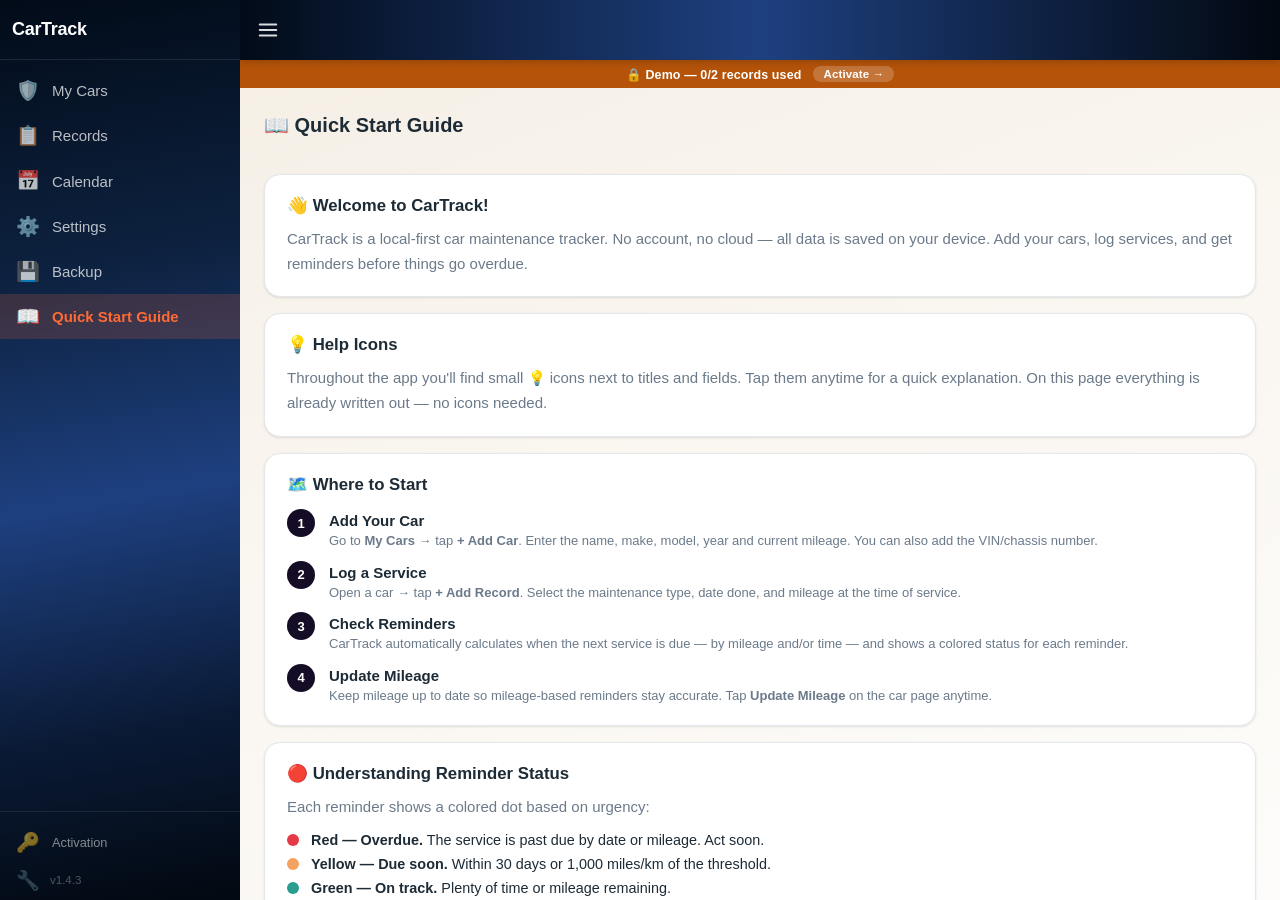
<file: index.html>
<!DOCTYPE html>
<html lang="en">
<head>
  <meta charset="UTF-8">
  <meta name="viewport" content="width=device-width, initial-scale=1.0, maximum-scale=1.0, user-scalable=no">
  <meta name="theme-color" content="#2D1B4E">
  <meta name="description" content="Local-first car maintenance tracker — no account, no cloud.">
  <meta name="apple-mobile-web-app-capable" content="yes">
  <meta name="apple-mobile-web-app-status-bar-style" content="black-translucent">
  <meta name="apple-mobile-web-app-title" content="CarTrack">
  <link rel="manifest" href="manifest.json">
  <link rel="apple-touch-icon" href="icon-512.png">
  <link rel="stylesheet" href="styles.css">
  <title>CarTrack</title>
</head>
<body>

  <div id="app">

    <!-- Sidebar backdrop (tablet / mobile) -->
    <div id="sidebar-overlay" class="sidebar-overlay"></div>

    <!-- ═══ SIDEBAR ══════════════════════════════════════ -->
    <aside id="app-sidebar" class="app-sidebar" aria-label="Main navigation">

      <div class="sidebar-header">
        <div class="sidebar-brand">
          <span class="sidebar-brand-name">CarTrack</span>
        </div>
        <button id="btn-sidebar-close" class="btn-icon sidebar-close-btn" aria-label="Close menu">
          <svg viewBox="0 0 24 24" fill="none" stroke="currentColor" stroke-width="2.5" stroke-linecap="round" stroke-linejoin="round">
            <line x1="18" y1="6" x2="6" y2="18"/><line x1="6" y1="6" x2="18" y2="18"/>
          </svg>
        </button>
      </div>

      <nav class="sidebar-nav">
        <button class="sidebar-nav-item" id="nav-dashboard" aria-label="My Cars">
          <span class="nav-emoji">🛡️</span>
          <span class="nav-label">My Cars</span>
        </button>
        <button class="sidebar-nav-item" id="nav-history" aria-label="Records">
          <span class="nav-emoji">📋</span>
          <span class="nav-label">Records</span>
        </button>
        <button class="sidebar-nav-item" id="nav-calendar" aria-label="Calendar">
          <span class="nav-emoji">📅</span>
          <span class="nav-label">Calendar</span>
        </button>
        <button class="sidebar-nav-item" id="nav-settings" aria-label="Settings">
          <span class="nav-emoji">⚙️</span>
          <span class="nav-label">Settings</span>
        </button>
        <button class="sidebar-nav-item" id="nav-backup" aria-label="Backup">
          <span class="nav-emoji">💾</span>
          <span class="nav-label">Backup</span>
        </button>
        <button class="sidebar-nav-item" id="nav-guide" aria-label="Quick Start Guide">
          <span class="nav-emoji">📖</span>
          <span class="nav-label">Quick Start Guide</span>
        </button>
      </nav>

      <div class="sidebar-footer">
        <button class="sidebar-nav-item sidebar-nav-item--footer" id="nav-activation" aria-label="Activation">
          <span class="nav-emoji">🔑</span>
          <span class="nav-label" id="sidebar-activation-label">Activation</span>
        </button>
        <div class="sidebar-version-row">
          <span class="nav-emoji">🔧</span>
          <span class="nav-label sidebar-version-text" id="sidebar-version"></span>
        </div>
      </div>

    </aside><!-- /#app-sidebar -->

    <!-- ═══ MAIN WRAPPER (header + content) ══════════════ -->
    <div class="app-wrapper">

      <header class="app-header">
        <div class="header-left">
          <button id="btn-sidebar-toggle" class="btn-icon" aria-label="Toggle menu">
            <svg viewBox="0 0 24 24" fill="none" stroke="currentColor" stroke-width="2.2" stroke-linecap="round" stroke-linejoin="round">
              <line x1="3" y1="6"  x2="21" y2="6"/>
              <line x1="3" y1="12" x2="21" y2="12"/>
              <line x1="3" y1="18" x2="21" y2="18"/>
            </svg>
          </button>
          <button id="btn-back" class="btn-icon hidden" aria-label="Go back">
            <svg viewBox="0 0 24 24" fill="none" stroke="currentColor" stroke-width="2.5" stroke-linecap="round" stroke-linejoin="round">
              <path d="M19 12H5"/><path d="M12 19l-7-7 7-7"/>
            </svg>
          </button>
        </div>
        <div class="header-right">
          <button id="btn-settings" class="btn-icon" aria-label="Settings">
            <svg viewBox="0 0 24 24" fill="none" stroke="currentColor" stroke-width="2" stroke-linecap="round" stroke-linejoin="round">
              <circle cx="12" cy="12" r="3"/>
              <path d="M19.4 15a1.65 1.65 0 0 0 .33 1.82l.06.06a2 2 0 0 1-2.83 2.83l-.06-.06a1.65 1.65 0 0 0-1.82-.33 1.65 1.65 0 0 0-1 1.51V21a2 2 0 0 1-4 0v-.09A1.65 1.65 0 0 0 9 19.4a1.65 1.65 0 0 0-1.82.33l-.06.06a2 2 0 0 1-2.83-2.83l.06-.06A1.65 1.65 0 0 0 4.68 15a1.65 1.65 0 0 0-1.51-1H3a2 2 0 0 1 0-4h.09A1.65 1.65 0 0 0 4.6 9a1.65 1.65 0 0 0-.33-1.82l-.06-.06a2 2 0 0 1 2.83-2.83l.06.06A1.65 1.65 0 0 0 9 4.68a1.65 1.65 0 0 0 1-1.51V3a2 2 0 0 1 4 0v.09a1.65 1.65 0 0 0 1 1.51 1.65 1.65 0 0 0 1.82-.33l.06-.06a2 2 0 0 1 2.83 2.83l-.06.06A1.65 1.65 0 0 0 19.4 9a1.65 1.65 0 0 0 1.51 1H21a2 2 0 0 1 0 4h-.09a1.65 1.65 0 0 0-1.51 1z"/>
            </svg>
          </button>
        </div>
      </header>
      <div id="demo-banner" class="demo-banner hidden" onclick="openActivationModal()">
        <span id="demo-banner-text"></span>
        <span class="demo-banner-cta">Activate →</span>
      </div>

      <!-- Main Content Area — views swapped by router -->
      <main class="app-main">
        <div id="view-dashboard" class="view"></div>
        <div id="view-car-detail" class="view hidden"></div>
        <div id="view-settings" class="view hidden"></div>
        <div id="view-history" class="view hidden"></div>
        <div id="view-calendar" class="view hidden"></div>
        <div id="view-backup" class="view hidden"></div>
        <div id="view-guide" class="view hidden"></div>
      </main>

    </div><!-- /.app-wrapper -->

  </div><!-- /#app -->

  <!-- Toast Notification Container -->
  <div id="toast-container" aria-live="polite" aria-atomic="true"></div>

  <!-- Modal Overlay — single overlay, content injected dynamically -->
  <div id="modal-overlay" class="modal-overlay hidden" role="dialog" aria-modal="true">
    <div id="modal-container" class="modal-container"></div>
  </div>

  <!-- Scripts — version.js must load first (used by service-worker.js too) -->
  <script src="version.js"></script>
  <script src="app.js"></script>

</body>
</html>
</file>
<file: styles.css>
/* ═══════════════════════════════════════════════════════
   CarTrack — styles.css
   Mobile-first, responsive, no external dependencies.
═══════════════════════════════════════════════════════ */

/* ─── Design Tokens ─────────────────────────────────── */
:root {
  --primary:        #150D25;
  --primary-light:  #2D1B4E;
  --primary-dark:   #0A0715;
  --accent:         #FF6B35;
  --accent-hover:   #E85A24;
  --accent-light:   #FFF0EB;

  --btn-export-bg:       #3D2B6E;
  --btn-export-hover:    #2D1B4E;
  --btn-import-bg:       #FF6B35;
  --btn-import-hover:    #E85A24;

  --status-red:     #E63946;
  --status-red-bg:  #FEE8EA;
  --status-yellow:  #F4A261;
  --status-yellow-bg: #FEF3E8;
  --status-green:   #2A9D8F;
  --status-green-bg: #E6F5F3;

  --bg:             #F8F9FA;
  --bg-card:        #FFFFFF;
  --bg-card-hover:  #FAFBFC;
  --border:         #E4E7EB;
  --border-focus:   #2D1B4E;

  --text:           #1D2B36;
  --text-secondary: #6B7A8A;
  --text-muted:     #9AA5B1;
  --text-on-primary: #FFFFFF;

  --radius-sm:   6px;
  --radius-md:   10px;
  --radius-lg:   16px;
  --radius-xl:   24px;

  --shadow-sm:   0 1px 3px rgba(0,0,0,.07), 0 1px 2px rgba(0,0,0,.04);
  --shadow-md:   0 4px 12px rgba(0,0,0,.08), 0 2px 4px rgba(0,0,0,.05);
  --shadow-lg:   0 10px 28px rgba(0,0,0,.12), 0 4px 8px rgba(0,0,0,.06);

  --header-height: 60px;
  --transition:  0.18s ease;
  --font:        -apple-system, BlinkMacSystemFont, "Segoe UI", Roboto, "Helvetica Neue", Arial, sans-serif;
}

/* ─── Reset ──────────────────────────────────────────── */
*, *::before, *::after { box-sizing: border-box; margin: 0; padding: 0; }
html { font-size: 16px; -webkit-text-size-adjust: 100%; scroll-behavior: smooth; }
body {
  font-family: var(--font);
  background: var(--bg);
  color: var(--text);
  min-height: 100vh;
  min-height: 100dvh;
  overflow-x: hidden;
  -webkit-font-smoothing: antialiased;
}
button { font-family: inherit; cursor: pointer; border: none; background: none; }
input, select, textarea { font-family: inherit; }
a { color: inherit; text-decoration: none; }
ul, ol { list-style: none; }
img, svg { display: block; }

/* ─── Utilities ──────────────────────────────────────── */
.hidden { display: none !important; }
.visually-hidden {
  position: absolute; width: 1px; height: 1px;
  padding: 0; margin: -1px; overflow: hidden; clip: rect(0,0,0,0); border: 0;
}
.text-center { text-align: center; }
.text-muted { color: var(--text-muted); }
.text-secondary { color: var(--text-secondary); }
.fw-600 { font-weight: 600; }

/* ─── Typography ─────────────────────────────────────── */
h1 { font-size: 1.75rem; font-weight: 700; line-height: 1.2; }
h2 { font-size: 1.25rem; font-weight: 700; line-height: 1.3; }
h3 { font-size: 1.05rem; font-weight: 600; line-height: 1.4; }
p  { line-height: 1.6; }
small { font-size: 0.8125rem; }

/* ─── Buttons ────────────────────────────────────────── */
.btn {
  display: inline-flex;
  align-items: center;
  justify-content: center;
  gap: 6px;
  padding: 10px 18px;
  font-size: 0.9375rem;
  font-weight: 600;
  border-radius: var(--radius-md);
  transition: background var(--transition), color var(--transition),
              border-color var(--transition), box-shadow var(--transition),
              transform var(--transition);
  white-space: nowrap;
  line-height: 1;
  -webkit-tap-highlight-color: transparent;
}
.btn:active { transform: scale(0.97); }
.btn svg { width: 18px; height: 18px; flex-shrink: 0; }

.btn-primary {
  background: var(--accent);
  color: #fff;
  box-shadow: 0 2px 8px rgba(255,107,53,.30);
}
.btn-primary:hover { background: var(--accent-hover); box-shadow: 0 4px 12px rgba(255,107,53,.40); }

.btn-secondary {
  background: var(--bg-card);
  color: var(--text);
  border: 1.5px solid var(--border);
}
.btn-secondary:hover { background: var(--bg); border-color: var(--primary); color: var(--primary); }

.btn-ghost {
  background: transparent;
  color: var(--text-secondary);
}
.btn-ghost:hover { background: var(--bg); color: var(--text); }

.btn-danger {
  background: var(--status-red);
  color: #fff;
}
.btn-danger:hover { background: #c0303b; }
.btn-accent {
  background: var(--btn-import-bg);
  color: #fff;
}
.btn-accent:hover { background: var(--btn-import-hover); }
.btn-navy {
  background: var(--btn-export-bg);
  color: #fff;
}
.btn-navy:hover { background: var(--btn-export-hover); }

.btn-full { width: 100%; }
.btn-sm { padding: 7px 13px; font-size: 0.8125rem; }
.btn-lg { padding: 13px 24px; font-size: 1rem; }

.btn-icon {
  display: inline-flex;
  align-items: center;
  justify-content: center;
  width: 40px;
  height: 40px;
  border-radius: var(--radius-md);
  color: inherit;
  transition: background var(--transition), color var(--transition);
  -webkit-tap-highlight-color: transparent;
  flex-shrink: 0;
}
.btn-icon svg { width: 22px; height: 22px; }
.btn-icon:hover { background: rgba(255,255,255,.15); }

/* ─── Activation Screen ──────────────────────────────── */
#activation-screen {
  display: flex;
  align-items: center;
  justify-content: center;
  min-height: 100vh;
  min-height: 100dvh;
  padding: 24px 16px;
  background: linear-gradient(135deg, var(--primary) 0%, var(--primary-light) 100%);
}
.activation-card {
  background: var(--bg-card);
  border-radius: var(--radius-xl);
  padding: 40px 32px;
  width: 100%;
  max-width: 400px;
  box-shadow: var(--shadow-lg);
}
.activation-logo {
  text-align: center;
  margin-bottom: 36px;
}
.activation-logo-icon {
  width: 72px;
  height: 72px;
  margin: 0 auto 16px;
  border-radius: 18px;
}
.activation-logo h1 {
  font-size: 2rem;
  font-weight: 800;
  color: var(--primary);
  letter-spacing: -0.5px;
}
.activation-logo p {
  color: var(--text-secondary);
  font-size: 0.9375rem;
  margin-top: 4px;
}
.activation-hint {
  text-align: center;
  font-size: 0.8125rem;
  color: var(--text-muted);
  margin-top: 20px;
}

/* ─── Sidebar ────────────────────────────────────────── */
:root {
  --sidebar-width:           240px;
  --sidebar-collapsed-width:  64px;
}

.sidebar-overlay {
  display: none;
  position: fixed;
  inset: 0;
  background: rgba(0,0,0,.45);
  z-index: 199;
  backdrop-filter: blur(2px);
}

.app-sidebar {
  position: fixed;
  top: 0; left: 0;
  height: 100%;
  width: var(--sidebar-width);
  background: linear-gradient(170deg, #020B18 0%, #0D2240 30%, #1E4080 55%, #0A1A35 80%, #020810 100%);
  color: var(--text-on-primary);
  z-index: 200;
  display: flex;
  flex-direction: column;
  transform: translateX(-100%);
  transition: transform .28s ease, width .28s ease;
  overflow: hidden;
}

.sidebar-header {
  display: flex;
  align-items: center;
  justify-content: space-between;
  padding: 0 6px 0 12px;
  height: var(--header-height);
  border-bottom: 1px solid rgba(255,255,255,.1);
  flex-shrink: 0;
}
.sidebar-brand { display: flex; align-items: center; gap: 10px; overflow: hidden; }
.sidebar-brand-icon { width: 30px; height: 30px; border-radius: 7px; flex-shrink: 0; }
.sidebar-brand-icon--emoji { width: auto; height: auto; background: none; border-radius: 0; font-size: 1.6rem; line-height: 1; display: flex; align-items: center; }
.sidebar-brand-logo { width: 36px; height: 36px; object-fit: contain; flex-shrink: 0; }
.sidebar-brand-name { font-size: 1.125rem; font-weight: 700; letter-spacing: -.3px; white-space: nowrap; }
.sidebar-close-btn { color: rgba(255,255,255,.65); flex-shrink: 0; }
.sidebar-close-btn:hover { color: white; }

.sidebar-nav { flex: 1; padding: 8px 0; overflow-y: auto; overflow-x: hidden; scrollbar-width: none; -ms-overflow-style: none; }

.sidebar-nav-item {
  display: flex;
  align-items: center;
  gap: 12px;
  width: 100%;
  padding: 13px 16px;
  background: none;
  border: none;
  color: rgba(255,255,255,.72);
  font-size: .9375rem;
  font-weight: 500;
  text-align: left;
  cursor: pointer;
  transition: background var(--transition), color var(--transition);
  white-space: nowrap;
}
.sidebar-nav-item:hover { background: rgba(255,255,255,.08); color: white; }
.sidebar-nav-item.active { background: rgba(255,107,53,.18); color: var(--accent); font-weight: 600; }

.nav-emoji { font-size: 1.2rem; flex-shrink: 0; width: 24px; text-align: center; line-height: 1; }
.nav-label { overflow: hidden; white-space: nowrap; }

.sidebar-footer {
  display: flex;
  flex-direction: column;
  padding: 8px 0 4px;
  border-top: 1px solid rgba(255,255,255,.08);
  flex-shrink: 0;
  overflow: hidden;
}
.sidebar-nav-item--footer {
  font-size: .8rem;
  opacity: .7;
}
.sidebar-nav-item--footer:hover { opacity: 1; }
.sidebar-version-row {
  display: flex;
  align-items: center;
  gap: 10px;
  padding: 6px 16px;
  font-size: .72rem;
  color: rgba(255,255,255,.3);
}

.activation-status {
  padding: 10px 14px;
  border-radius: var(--radius-md);
  font-size: .9rem;
  font-weight: 600;
}
.activation-status.activated     { background: var(--status-green-bg); color: var(--status-green); }
.activation-status.not-activated { background: var(--status-yellow-bg); color: #b45309; }

/* Mobile (<768px): full-page overlay */
@media (max-width: 767px) {
  .app-sidebar { width: 100%; }
}

/* Tablet (768–1023px): drawer */
@media (min-width: 768px) and (max-width: 1023px) {
  .app-sidebar { width: 280px; }
}

/* Mobile + Tablet: open state */
@media (max-width: 1023px) {
  #app.sidebar-open .app-sidebar   { transform: translateX(0); }
  #app.sidebar-open .sidebar-overlay { display: block; }
}

/* Desktop (≥1024px): sidebar always visible */
@media (min-width: 1024px) {
  .app-sidebar   { transform: translateX(0); z-index: 90; }
  .sidebar-close-btn { display: none; }
  .app-wrapper   { margin-left: var(--sidebar-width); transition: margin-left .28s ease; }

  /* Collapsed state */
  #app.sidebar-collapsed .app-sidebar  { width: var(--sidebar-collapsed-width); }
  #app.sidebar-collapsed .app-wrapper  { margin-left: var(--sidebar-collapsed-width); }
  #app.sidebar-collapsed .sidebar-brand-name,
  #app.sidebar-collapsed .nav-label    { opacity: 0; width: 0; overflow: hidden; }
  #app.sidebar-collapsed .sidebar-header { padding: 0 8px; justify-content: center; }
  #app.sidebar-collapsed .sidebar-brand  { gap: 0; }
  #app.sidebar-collapsed .sidebar-nav-item { justify-content: center; padding: 14px 8px; gap: 0; }
  #app.sidebar-collapsed .sidebar-version-row { padding: 6px 0; justify-content: center; }
  #app.sidebar-collapsed .sidebar-nav-item--footer { justify-content: center; }
  #app.sidebar-collapsed .nav-emoji { width: auto; }

  /* Hide the header settings button — accessible from sidebar */
  #btn-settings { display: none; }
}

/* Large screens (≥1280px): centered card layout */
@media (min-width: 1280px) {
  body {
    background: linear-gradient(170deg, #020B18 0%, #0D2240 30%, #1E4080 55%, #0A1A35 80%, #020810 100%);
  }
  #app {
    max-width: 1360px;
    margin: 0 auto;
    height: 100vh;
    height: 100dvh;
    display: flex;
    overflow: hidden;
    box-shadow: 0 0 0 1px rgba(0,0,0,.18), 0 12px 60px rgba(0,0,0,.35);
  }
  .app-sidebar {
    position: relative !important;
    transform: none !important;
    height: 100%;
    flex-shrink: 0;
    overflow-y: auto;
  }
  .app-wrapper {
    margin-left: 0 !important;
    flex: 1;
    min-width: 0;
    height: 100%;
    overflow: hidden;
    display: flex;
    flex-direction: column;
    background: linear-gradient(160deg, #F5EFE6 0%, #FAF6F0 40%, #FDFCFA 100%);
  }
  .sidebar-overlay { display: none !important; }
}

/* ─── App Shell ──────────────────────────────────────── */
#app { position: relative; min-height: 100vh; min-height: 100dvh; }

.app-wrapper {
  display: flex;
  flex-direction: column;
  min-height: 100vh;
  min-height: 100dvh;
}

.app-header {
  position: sticky;
  top: 0;
  z-index: 100;
  height: var(--header-height);
  background: linear-gradient(90deg, #020B18 0%, #1E4080 50%, #020810 100%);
  display: flex;
  align-items: center;
  justify-content: space-between;
  padding: 0 12px 0 8px;
  box-shadow: 0 2px 8px rgba(0,0,0,.18);
  color: var(--text-on-primary);
}
.header-left { display: flex; align-items: center; gap: 4px; }
.header-right { display: flex; align-items: center; gap: 4px; }

.demo-banner {
  display: flex;
  align-items: center;
  justify-content: center;
  gap: 12px;
  background: #b45309;
  color: #fff;
  font-size: .78rem;
  font-weight: 600;
  padding: 6px 16px;
  cursor: pointer;
  transition: background var(--transition);
  letter-spacing: .01em;
}
.demo-banner:hover { background: #92400e; }
.demo-banner-cta {
  background: rgba(255,255,255,.2);
  border-radius: 99px;
  padding: 2px 10px;
  font-size: .72rem;
  font-weight: 700;
  white-space: nowrap;
}
.header-brand { display: flex; align-items: center; gap: 8px; }
.header-brand-icon { width: 30px; height: 30px; border-radius: 7px; }
.header-brand-name { font-size: 1.125rem; font-weight: 700; letter-spacing: -0.3px; }
#btn-sidebar-toggle { color: rgba(255,255,255,.85); }
#btn-sidebar-toggle:hover { color: white; }
#btn-back { color: white; }
#btn-settings { color: rgba(255,255,255,.85); }
#btn-settings:hover { color: white; }

.app-main {
  flex: 1;
  padding: 0;
  overflow-y: auto;
  scrollbar-width: none;
  -ms-overflow-style: none;
  background: linear-gradient(160deg, #F5EFE6 0%, #FAF6F0 40%, #FDFCFA 100%);
}

/* ─── Views ──────────────────────────────────────────── */
.view { min-height: calc(100vh - var(--header-height)); min-height: calc(100dvh - var(--header-height)); }

/* ─── Page Sections ──────────────────────────────────── */
.page-header {
  padding: 20px 16px 12px;
  display: flex;
  align-items: flex-start;
  justify-content: space-between;
  gap: 12px;
}
.page-header h2 { flex: 1; }
.page-body { padding: 0 16px 80px; }

/* ─── Alert Banner ───────────────────────────────────── */
.alert-banner {
  margin: 16px 16px 0;
  border-radius: var(--radius-lg);
  overflow: hidden;
  box-shadow: var(--shadow-sm);
}
.alert-banner-toggle {
  display: flex;
  align-items: center;
  justify-content: space-between;
  padding: 11px 16px;
  background: var(--status-yellow-bg);
  cursor: pointer;
  user-select: none;
  border-bottom: 1px solid rgba(0,0,0,.06);
}
.alert-banner-toggle-title {
  font-size: 0.875rem;
  font-weight: 600;
  color: #7A4A1A;
}
.alert-banner-chevron {
  width: 18px; height: 18px;
  color: #7A4A1A;
  transition: transform .2s;
  flex-shrink: 0;
}
.alert-banner-chevron.open { transform: rotate(180deg); }
.alert-banner-body.hidden { display: none; }
.alert-banner-item {
  display: flex;
  align-items: center;
  gap: 12px;
  padding: 12px 16px;
  font-size: 0.875rem;
  border-bottom: 1px solid rgba(0,0,0,.06);
}
.alert-banner-item:last-child { border-bottom: none; }
.alert-banner-item.alert-red { background: var(--status-red-bg); color: #8B1E27; }
.alert-banner-item.alert-yellow { background: var(--status-yellow-bg); color: #7A4A1A; }
.alert-banner-icon { font-size: 1.1rem; flex-shrink: 0; }
.alert-banner-text { flex: 1; }
.alert-banner-text strong { display: block; font-weight: 600; }
.alert-banner-text span { opacity: .8; }

/* ─── Car Cards (Dashboard) ──────────────────────────── */
.cars-grid {
  display: grid;
  grid-template-columns: 1fr;
  gap: 12px;
}
.car-card {
  background: var(--bg-card);
  border-radius: var(--radius-lg);
  box-shadow: var(--shadow-sm);
  border: 1.5px solid var(--border);
  cursor: pointer;
  transition: box-shadow var(--transition), transform var(--transition), border-color var(--transition);
  overflow: hidden;
  display: flex;
  align-items: stretch;
  -webkit-tap-highlight-color: transparent;
}
.car-card:hover { box-shadow: var(--shadow-md); border-color: #C8D0D9; transform: translateY(-1px); }
.car-card:active { transform: translateY(0); box-shadow: var(--shadow-sm); }

.car-card-status-bar {
  width: 5px;
  flex-shrink: 0;
  background: var(--status-green);
}
.car-card-status-bar.red    { background: var(--status-red); }
.car-card-status-bar.yellow { background: var(--status-yellow); }
.car-card-status-bar.green  { background: var(--status-green); }
.car-card-status-bar.grey   { background: var(--border); }

.car-card-body {
  flex: 1;
  padding: 16px;
  min-width: 0;
}
.car-card-header { display: flex; align-items: flex-start; justify-content: space-between; gap: 8px; margin-bottom: 8px; }
.car-card-name { font-size: 1.0625rem; font-weight: 700; color: var(--text); white-space: nowrap; overflow: hidden; text-overflow: ellipsis; display: flex; align-items: center; gap: 7px; }
.car-color-dot-display { width: 12px; height: 12px; border-radius: 50%; flex-shrink: 0; display: inline-block; }

.car-color-picker { display: flex; flex-wrap: wrap; gap: 8px; margin-top: 4px; }
.vehicle-type-selector { display: flex; gap: 8px; margin-top: 4px; }
.vtype-btn { flex: 1; padding: 10px 4px; border: 2px solid var(--border); border-radius: var(--radius); background: var(--bg-card); color: var(--text); font-size: 0.8125rem; font-weight: 600; cursor: pointer; transition: border-color .15s, background .15s, box-shadow .15s; display: flex; flex-direction: column; align-items: center; justify-content: center; gap: 5px; }
.vtype-btn.active { border-color: var(--primary); background: var(--primary-light); color: #fff; box-shadow: 0 2px 8px rgba(0,0,0,.15); }
.vtype-btn svg { display: block; }
.vtype-emoji { font-size: 1rem; flex-shrink: 0; }
.car-color-dot { width: 28px; height: 28px; border-radius: 50%; border: 3px solid transparent; cursor: pointer; transition: transform .15s, border-color .15s; flex-shrink: 0; }
.car-color-dot:hover { transform: scale(1.15); }
.car-color-dot.selected { border-color: #fff; box-shadow: 0 0 0 2px #333; transform: scale(1.1); }
.car-plate-tag {
  display: inline-block;
  font-size: .7rem;
  font-weight: 700;
  font-family: monospace;
  letter-spacing: .06em;
  padding: 2px 7px;
  border-radius: 4px;
  border: 1.5px solid var(--border);
  background: var(--bg-secondary);
  color: var(--text-secondary);
  vertical-align: middle;
  margin-left: 6px;
}
.car-plate-tag--hero {
  border-color: rgba(255,255,255,.4);
  background: rgba(255,255,255,.15);
  color: rgba(255,255,255,.9);
}
.car-card-arrow { color: var(--text-muted); flex-shrink: 0; margin-top: 2px; }
.car-card-arrow svg { width: 18px; height: 18px; }
.car-brand-logo-wrap { flex-shrink: 0; display: flex; align-items: center; justify-content: center; }
.car-brand-logo { width: 76px; height: 76px; object-fit: contain; display: block; }
.car-brand-initial { width: 72px; height: 72px; border-radius: 50%; background: #EAECF0; display: flex; align-items: center; justify-content: center; font-size: 1.25rem; font-weight: 700; color: #555; flex-shrink: 0; }

.car-card-meta { font-size: 0.8125rem; color: var(--text-secondary); margin-bottom: 12px; }
.car-card-km {
  display: inline-flex;
  align-items: center;
  gap: 5px;
  font-size: 0.8125rem;
  font-weight: 600;
  color: var(--primary);
  background: #EEF2F7;
  padding: 3px 9px;
  border-radius: 20px;
  margin-bottom: 12px;
}
.car-card-badges { display: flex; flex-wrap: wrap; gap: 6px; }
.badge {
  display: inline-flex;
  align-items: center;
  gap: 4px;
  padding: 3px 9px;
  border-radius: 20px;
  font-size: 0.75rem;
  font-weight: 600;
}
.badge-red    { background: var(--status-red-bg);    color: var(--status-red);    }
.badge-yellow { background: var(--status-yellow-bg); color: #C07021;              }
.badge-green  { background: var(--status-green-bg);  color: var(--status-green);  }
.badge-grey   { background: var(--bg);               color: var(--text-secondary); border: 1px solid var(--border); }

/* ─── Empty State ────────────────────────────────────── */
.empty-state {
  text-align: center;
  padding: 60px 24px;
}
.empty-state-icon {
  font-size: 3.5rem;
  margin-bottom: 16px;
  opacity: .5;
}
.empty-state h3 { font-size: 1.1rem; color: var(--text); margin-bottom: 8px; }
.empty-state p  { color: var(--text-secondary); font-size: 0.9375rem; margin-bottom: 24px; }
.empty-state-divider {
  display: flex;
  align-items: center;
  gap: 10px;
  color: var(--text-muted);
  font-size: .8rem;
  margin: 14px 0;
}
.empty-state-divider::before,
.empty-state-divider::after {
  content: '';
  flex: 1;
  height: 1px;
  background: var(--border);
}

/* ─── Car Detail ─────────────────────────────────────── */
.car-detail-hero {
  background: var(--primary);
  color: white;
  padding: 20px 16px 24px;
}
.car-detail-name {
  font-size: 1.5rem;
  font-weight: 800;
  letter-spacing: -0.5px;
  margin-bottom: 4px;
}
.car-detail-meta { font-size: 0.875rem; opacity: .75; margin-bottom: 6px; }
.car-detail-vin { font-size: 0.8125rem; opacity: .65; margin-bottom: 14px; font-family: monospace; letter-spacing: .04em; }
.car-detail-km-row { display: flex; align-items: center; gap: 12px; flex-wrap: wrap; }
.km-display {
  display: inline-flex;
  align-items: center;
  gap: 8px;
  background: rgba(255,255,255,.15);
  border-radius: var(--radius-md);
  padding: 8px 14px;
  font-size: 0.9375rem;
  font-weight: 600;
}
.km-display svg { width: 16px; height: 16px; opacity: .8; }
.btn-edit-km {
  display: inline-flex;
  align-items: center;
  gap: 6px;
  font-size: 0.8125rem;
  font-weight: 600;
  color: rgba(255,255,255,.75);
  background: rgba(255,255,255,.12);
  border-radius: var(--radius-sm);
  padding: 6px 12px;
  transition: background var(--transition), color var(--transition);
}
.btn-edit-km:hover { background: rgba(255,255,255,.22); color: white; }
.btn-edit-km svg { width: 14px; height: 14px; }

/* Tabs */
.tabs { background: var(--bg-card); border-bottom: 1px solid var(--border); display: flex; }
.tab-btn {
  flex: 1;
  padding: 13px 12px;
  font-size: 0.875rem;
  font-weight: 600;
  color: var(--text-secondary);
  border-bottom: 2.5px solid transparent;
  transition: color var(--transition), border-color var(--transition);
  cursor: pointer;
  background: none;
  border-top: none; border-left: none; border-right: none;
}
.tab-btn.active { color: var(--primary); border-bottom-color: var(--accent); }
.tab-content { display: none; }
.tab-content.active { display: block; }

/* Reminder & History Lists */
.section-header {
  display: flex;
  align-items: center;
  justify-content: space-between;
  padding: 16px 16px 8px;
}
.section-header h3 { font-size: 0.875rem; font-weight: 700; text-transform: uppercase; letter-spacing: .6px; color: var(--text-secondary); }

.reminder-list, .history-list { padding: 0 16px 16px; display: flex; flex-direction: column; gap: 8px; }

.reminder-item {
  background: var(--bg-card);
  border-radius: var(--radius-md);
  border: 1.5px solid var(--border);
  overflow: hidden;
  display: flex;
  align-items: stretch;
}
.reminder-item-bar { width: 4px; flex-shrink: 0; }
.reminder-item-bar.red    { background: var(--status-red);    }
.reminder-item-bar.yellow { background: var(--status-yellow); }
.reminder-item-bar.green  { background: var(--status-green);  }
.reminder-item-bar.grey   { background: var(--border); }

.reminder-item-body {
  flex: 1;
  padding: 12px 14px;
  display: flex;
  align-items: center;
  gap: 12px;
  min-width: 0;
}
.reminder-status-dot {
  width: 10px;
  height: 10px;
  border-radius: 50%;
  flex-shrink: 0;
}
.reminder-status-dot.red    { background: var(--status-red);    }
.reminder-status-dot.yellow { background: var(--status-yellow); }
.reminder-status-dot.green  { background: var(--status-green);  }
.reminder-status-dot.grey   { background: var(--text-muted); }

.reminder-info { flex: 1; min-width: 0; }
.reminder-name { font-size: 0.9375rem; font-weight: 600; color: var(--text); white-space: nowrap; overflow: hidden; text-overflow: ellipsis; }
.reminder-due  { font-size: 0.8125rem; color: var(--text-secondary); margin-top: 2px; }
.reminder-due.red    { color: var(--status-red); font-weight: 600; }
.reminder-due.yellow { color: #C07021;           font-weight: 600; }

.reminder-actions { display: flex; gap: 2px; flex-shrink: 0; }
.reminder-actions .btn-icon { width: 34px; height: 34px; color: var(--text-muted); }
.reminder-actions .btn-icon:hover { color: var(--text); background: var(--bg); }
.reminder-actions .btn-icon.danger:hover { color: var(--status-red); background: var(--status-red-bg); }
.reminder-actions .btn-icon svg { width: 16px; height: 16px; }

.history-item {
  background: var(--bg-card);
  border-radius: var(--radius-md);
  border: 1.5px solid var(--border);
  padding: 14px;
}
.history-item-header { display: flex; align-items: flex-start; justify-content: space-between; gap: 8px; margin-bottom: 4px; }
.history-item-name { font-size: 0.9375rem; font-weight: 600; }
.history-item-actions { display: flex; gap: 2px; flex-shrink: 0; }
.history-item-actions .btn-icon { width: 30px; height: 30px; color: var(--text-muted); }
.history-item-actions .btn-icon:hover { color: var(--text); background: var(--bg); }
.history-item-actions .btn-icon.danger:hover { color: var(--status-red); background: var(--status-red-bg); }
.history-item-actions .btn-icon svg { width: 15px; height: 15px; }
.history-item-meta { display: flex; flex-wrap: wrap; gap: 10px; font-size: 0.8125rem; color: var(--text-secondary); }
.history-item-meta span { display: flex; align-items: center; gap: 4px; }
.history-item-notes { margin-top: 8px; font-size: 0.8125rem; color: var(--text-secondary); background: var(--bg); padding: 8px 10px; border-radius: var(--radius-sm); line-height: 1.5; }

/* Floating Action Button */
.fab {
  position: fixed;
  bottom: 24px;
  right: 20px;
  z-index: 50;
  display: flex;
  align-items: center;
  gap: 8px;
  padding: 14px 20px;
  font-size: 0.9375rem;
  font-weight: 700;
  background: var(--accent);
  color: white;
  border-radius: 30px;
  box-shadow: 0 4px 16px rgba(255,107,53,.45);
  transition: transform var(--transition), box-shadow var(--transition);
  -webkit-tap-highlight-color: transparent;
}
.fab:hover { transform: translateY(-2px); box-shadow: 0 6px 20px rgba(255,107,53,.55); }
.fab:active { transform: translateY(0); }
.fab svg { width: 20px; height: 20px; }

@media (min-width: 1280px) {
  .fab { right: max(20px, calc((100vw - 1360px) / 2 + 20px)); }
}

/* ─── Forms ──────────────────────────────────────────── */
.form-group { margin-bottom: 18px; }
.form-group:last-child { margin-bottom: 0; }
label {
  display: block;
  font-size: 0.875rem;
  font-weight: 600;
  color: var(--text);
  margin-bottom: 6px;
}
label .required { color: var(--status-red); margin-left: 2px; }
label .optional { font-size: 0.75rem; font-weight: 400; color: var(--text-muted); margin-left: 6px; }

input[type="text"],
input[type="number"],
input[type="date"],
select,
textarea {
  width: 100%;
  padding: 10px 13px;
  font-size: 0.9375rem;
  color: var(--text);
  background: var(--bg-card);
  border: 1.5px solid var(--border);
  border-radius: var(--radius-md);
  transition: border-color var(--transition), box-shadow var(--transition);
  outline: none;
  appearance: none;
  -webkit-appearance: none;
}
input:focus, select:focus, textarea:focus {
  border-color: var(--border-focus);
  box-shadow: 0 0 0 3px rgba(30,58,95,.12);
}
input::placeholder { color: var(--text-muted); }
select {
  background-image: url("data:image/svg+xml,%3Csvg xmlns='http://www.w3.org/2000/svg' width='16' height='16' viewBox='0 0 24 24' fill='none' stroke='%236B7A8A' stroke-width='2' stroke-linecap='round'%3E%3Cpath d='M6 9l6 6 6-6'/%3E%3C/svg%3E");
  background-repeat: no-repeat;
  background-position: right 12px center;
  padding-right: 38px;
  cursor: pointer;
}
textarea { resize: vertical; min-height: 80px; line-height: 1.5; }

.form-row { display: grid; grid-template-columns: 1fr 1fr; gap: 12px; }
.form-hint  { font-size: 0.8rem; color: var(--text-muted); margin-top: 5px; }
.form-error { font-size: 0.8rem; color: var(--status-red); margin-top: 5px; }
input.input-error, textarea.input-error { border-color: var(--status-red) !important; }
.form-divider { height: 1px; background: var(--border); margin: 20px 0; }
.form-section-title {
  font-size: 0.8125rem;
  font-weight: 700;
  text-transform: uppercase;
  letter-spacing: .5px;
  color: var(--text-secondary);
  margin-bottom: 14px;
}

/* Collapsible */
.collapsible-toggle {
  display: flex;
  align-items: center;
  gap: 8px;
  font-size: 0.875rem;
  font-weight: 600;
  color: var(--primary);
  cursor: pointer;
  padding: 0;
  background: none;
  border: none;
  margin-bottom: 14px;
}
.collapsible-toggle svg { width: 16px; height: 16px; transition: transform var(--transition); }
.collapsible-toggle.open svg { transform: rotate(180deg); }
.collapsible-body { display: none; }
.collapsible-body.open { display: block; }

/* ─── Error / Success Messages ───────────────────────── */
.error-message {
  font-size: 0.875rem;
  color: var(--status-red);
  background: var(--status-red-bg);
  border-radius: var(--radius-sm);
  padding: 8px 12px;
  margin-bottom: 14px;
  min-height: 0;
  transition: all var(--transition);
}
.error-message:empty { display: none; }

/* ─── Modal ──────────────────────────────────────────── */
.modal-overlay {
  position: fixed;
  inset: 0;
  z-index: 200;
  background: rgba(0,0,0,.55);
  display: flex;
  align-items: flex-end;
  justify-content: center;
  padding: 0;
  backdrop-filter: blur(2px);
  -webkit-backdrop-filter: blur(2px);
  animation: overlayIn var(--transition) ease;
}
@keyframes overlayIn { from { opacity: 0; } to { opacity: 1; } }

.modal-container {
  background: var(--bg-card);
  width: 100%;
  max-width: 520px;
  max-height: 92vh;
  border-radius: var(--radius-xl) var(--radius-xl) 0 0;
  display: flex;
  flex-direction: column;
  animation: sheetUp 0.24s cubic-bezier(.22,.68,0,1.2);
  overflow: hidden;
}
@keyframes sheetUp {
  from { transform: translateY(100%); opacity: 0; }
  to   { transform: translateY(0);    opacity: 1; }
}

.modal-header {
  display: flex;
  align-items: center;
  justify-content: space-between;
  padding: 20px 20px 16px;
  border-bottom: 1px solid var(--border);
  flex-shrink: 0;
}
.modal-header h2 { font-size: 1.1rem; font-weight: 700; }
.modal-close {
  width: 36px; height: 36px;
  display: flex; align-items: center; justify-content: center;
  border-radius: var(--radius-sm);
  color: var(--text-secondary);
  transition: background var(--transition), color var(--transition);
}
.modal-close:hover { background: var(--bg); color: var(--text); }
.modal-close svg { width: 20px; height: 20px; }

.modal-container form { display: flex; flex-direction: column; flex: 1; overflow: hidden; min-height: 0; }
.modal-body { overflow-y: auto; padding: 20px; flex: 1; min-height: 0; }
.modal-footer {
  padding: 16px 20px;
  border-top: 1px solid var(--border);
  display: flex;
  gap: 10px;
  flex-shrink: 0;
}
.modal-footer .btn { flex: 1; }

/* ─── Settings View ──────────────────────────────────── */
.settings-section {
  background: var(--bg-card);
  border-radius: var(--radius-lg);
  border: 1.5px solid var(--border);
  overflow: hidden;
  margin-bottom: 16px;
}
.settings-section-title {
  padding: 14px 16px 10px;
  font-size: 0.8rem;
  font-weight: 700;
  text-transform: uppercase;
  letter-spacing: .6px;
  color: var(--text-secondary);
  border-bottom: 1px solid var(--border);
}
.settings-item {
  display: flex;
  align-items: center;
  justify-content: space-between;
  padding: 14px 16px;
  border-bottom: 1px solid var(--border);
  gap: 12px;
}
.settings-item:last-child { border-bottom: none; }
.settings-item-label { flex: 1; }
.settings-item-label strong { display: block; font-size: 0.9375rem; font-weight: 600; margin-bottom: 2px; }
.settings-item-label span { font-size: 0.8125rem; color: var(--text-secondary); }

/* Toggle Switch */
.toggle { position: relative; width: 46px; height: 26px; flex-shrink: 0; }
.toggle input { opacity: 0; width: 0; height: 0; }
.toggle-slider {
  position: absolute;
  inset: 0;
  background: var(--border);
  border-radius: 26px;
  cursor: pointer;
  transition: background var(--transition);
}
.toggle-slider::before {
  content: "";
  position: absolute;
  width: 20px; height: 20px;
  left: 3px; top: 3px;
  background: white;
  border-radius: 50%;
  transition: transform var(--transition);
  box-shadow: 0 1px 3px rgba(0,0,0,.2);
}
.toggle input:checked + .toggle-slider { background: var(--status-green); }
.toggle input:checked + .toggle-slider::before { transform: translateX(20px); }

/* ─── Toast Notifications ─────────────────────────────── */
#toast-container {
  position: fixed;
  top: calc(var(--header-height) + 12px);
  left: 50%;
  transform: translateX(-50%);
  z-index: 300;
  display: flex;
  flex-direction: column;
  align-items: center;
  gap: 8px;
  pointer-events: none;
  width: calc(100% - 32px);
  max-width: 400px;
}
.toast {
  background: var(--text);
  color: white;
  padding: 12px 18px;
  border-radius: var(--radius-md);
  font-size: 0.9rem;
  font-weight: 500;
  box-shadow: var(--shadow-md);
  animation: toastIn 0.2s ease;
  pointer-events: auto;
  display: flex;
  align-items: center;
  gap: 8px;
  width: 100%;
}
.toast.success { background: var(--status-green); }
.toast.error   { background: var(--status-red);   }
.toast.warning { background: #C07021; }
@keyframes toastIn  { from { opacity: 0; transform: translateY(-8px); } to { opacity: 1; transform: none; } }
@keyframes toastOut { from { opacity: 1; transform: none; } to { opacity: 0; transform: translateY(-8px); } }
.toast.removing { animation: toastOut 0.2s ease forwards; }

/* ─── Confirm Dialog ─────────────────────────────────── */
.confirm-body { text-align: center; padding: 8px 0; }
.confirm-body p { color: var(--text-secondary); margin-top: 8px; line-height: 1.5; }

/* ─── Inline edit (km) ───────────────────────────────── */
.inline-edit-form { display: flex; align-items: center; gap: 8px; flex-wrap: wrap; }
.inline-edit-form input { max-width: 140px; background: rgba(255,255,255,.15); border: 1.5px solid rgba(255,255,255,.4); color: white; border-radius: var(--radius-sm); padding: 6px 10px; font-size: 0.9375rem; font-weight: 600; }
.inline-edit-form input::placeholder { color: rgba(255,255,255,.5); }
.inline-edit-form input:focus { border-color: rgba(255,255,255,.8); outline: none; }
.btn-save-km { font-size: 0.8125rem; font-weight: 700; color: white; background: var(--accent); border-radius: var(--radius-sm); padding: 6px 14px; }
.btn-cancel-km { font-size: 0.8125rem; color: rgba(255,255,255,.7); background: rgba(255,255,255,.1); border-radius: var(--radius-sm); padding: 6px 12px; }

/* ─── Responsive ─────────────────────────────────────── */
@media (min-width: 480px) {
  .cars-grid { grid-template-columns: 1fr; }
  .page-body, .page-header { padding-left: 20px; padding-right: 20px; }
  .reminder-list, .history-list { padding-left: 20px; padding-right: 20px; }
  .section-header { padding-left: 20px; padding-right: 20px; }
  .alert-banner { margin-left: 20px; margin-right: 20px; }
}

@media (min-width: 640px) {
  .cars-grid { grid-template-columns: 1fr; }
  .modal-overlay { align-items: center; padding: 24px; }
  .modal-container {
    border-radius: var(--radius-xl);
    max-height: 88vh;
    animation: modalIn 0.22s cubic-bezier(.22,.68,0,1.2);
  }
  @keyframes modalIn {
    from { opacity: 0; transform: scale(0.96) translateY(8px); }
    to   { opacity: 1; transform: scale(1)    translateY(0);   }
  }
}

@media (min-width: 960px) {
  .cars-grid { grid-template-columns: 1fr; }
  .car-detail-hero { padding: 28px 24px 32px; }
  .page-body, .page-header { padding-left: 24px; padding-right: 24px; }
  .reminder-list, .history-list { padding-left: 24px; padding-right: 24px; }
  .section-header { padding-left: 24px; padding-right: 24px; }
  .alert-banner { margin-left: 24px; margin-right: 24px; }
}

/* ─── Backup Page ────────────────────────────────────── */
.backup-body { padding: 16px 16px 80px; }
@media (min-width: 960px) { .backup-body { padding: 24px 24px 80px; } }

/* ─── ALL HISTORY PAGE ─────────────────────────────── */
.ah-body { padding: 0 16px 80px; display: flex; flex-direction: column; gap: 8px; }
@media (min-width: 960px) { .ah-body { padding: 0 24px 80px; } }

.rf-bar {
  display: flex;
  flex-wrap: wrap;
  align-items: center;
  gap: 8px;
  padding: 0 16px 16px;
}
@media (min-width: 960px) { .rf-bar { padding: 0 24px 16px; } }

.rf-label {
  display: flex;
  align-items: center;
  gap: 5px;
  font-size: .8rem;
  font-weight: 700;
  color: var(--text-secondary);
  white-space: nowrap;
}

.rf-pill {
  border: 1.5px solid var(--border);
  background: var(--bg-card);
  border-radius: 999px;
  padding: 6px 14px;
  font-size: .8rem;
  font-weight: 700;
  color: var(--text-secondary);
  cursor: pointer;
  transition: all var(--transition);
}
.rf-pill.active {
  background: var(--primary);
  border-color: var(--primary);
  color: #fff;
}

/* ─── CALENDAR VIEW ─────────────────────────────────── */
.cal-topbar { padding: 16px 16px 0; }
.cal-nav {
  display: flex;
  align-items: center;
  gap: 10px;
  padding: 12px 0 14px;
}
.cal-nav-btn {
  background: var(--bg-card);
  border: 1.5px solid var(--border);
  border-radius: var(--radius);
  padding: 6px 14px;
  font-size: .8rem;
  font-weight: 600;
  cursor: pointer;
  color: var(--text-primary);
  transition: background var(--transition);
}
.cal-nav-btn:hover { background: var(--bg-secondary); }
.cal-nav-title {
  flex: 1;
  text-align: center;
  font-size: 1rem;
  font-weight: 700;
  color: var(--text-primary);
}
.cal-grid-wrapper {
  padding: 0 16px;
  overflow-x: auto;
}
.cal-grid {
  display: grid;
  grid-template-columns: repeat(7, 1fr);
  border: 1.5px solid var(--border);
  border-radius: var(--radius);
  overflow: hidden;
  min-width: 280px;
}
.cal-header-cell {
  padding: 8px 4px;
  text-align: center;
  font-size: .7rem;
  font-weight: 700;
  color: var(--text-secondary);
  background: var(--bg-secondary);
  border-bottom: 1px solid var(--border);
}
.cal-cell {
  min-height: 110px;
  padding: 8px;
  border-right: 1px solid var(--border);
  border-bottom: 1px solid var(--border);
  cursor: pointer;
  background: var(--bg-card);
  transition: background var(--transition);
}
.cal-cell:nth-child(7n+8) { border-left: none; }
.cal-cell:hover { background: var(--bg-secondary); }
.cal-cell--today .cal-cell-num {
  display: inline-flex; align-items: center; justify-content: center;
  width: 22px; height: 22px; border-radius: 50%;
  background: var(--primary); color: #fff; font-weight: 700;
}
.cal-cell--other { opacity: .4; pointer-events: none; }
.cal-cell--weekend .cal-cell-num { color: var(--status-red); }
.cal-cell--today.cal-cell--weekend .cal-cell-num { color: #fff; }
.cal-cell--selected { background: color-mix(in srgb, var(--primary) 8%, var(--bg-card)); }
.cal-cell-num { font-size: .78rem; font-weight: 600; color: var(--text-primary); margin-bottom: 4px; }
.cal-cell-dots { display: flex; flex-wrap: wrap; gap: 3px; align-items: center; }
.cal-dot { width: 7px; height: 7px; border-radius: 50%; flex-shrink: 0; }
.cal-dot--overdue { background: var(--status-red); }
.cal-dot--done    { background: var(--status-green); }
.cal-dot--planned { background: #F59E0B; }
.cal-more { font-size: .6rem; color: var(--text-secondary); font-weight: 700; }
.cal-day-detail {
  margin: 12px 16px 80px;
  background: var(--bg-card);
  border: 1.5px solid var(--border);
  border-radius: var(--radius);
  box-shadow: var(--shadow-sm);
  overflow: hidden;
}
.cal-detail-header {
  display: flex; align-items: center; justify-content: space-between;
  padding: 10px 14px;
  background: var(--bg-secondary);
  border-bottom: 1px solid var(--border);
  font-size: .9rem; font-weight: 600;
}
.cal-detail-close {
  background: none; border: none; font-size: 1.3rem;
  cursor: pointer; color: var(--text-secondary); line-height: 1; padding: 0 2px;
}
.cal-detail-list { display: flex; flex-direction: column; }
.cal-detail-item {
  padding: 10px 14px;
  border-left: 3px solid transparent;
  border-bottom: 1px solid var(--border);
}
.cal-detail-item:last-child { border-bottom: none; }
.cal-detail--overdue { border-left-color: var(--status-red); background: var(--status-red-bg); }
.cal-detail--done    { border-left-color: var(--status-green); opacity: .65; }
.cal-detail--planned { border-left-color: #F59E0B; }
.cal-detail-type { font-size: .875rem; font-weight: 600; margin-bottom: 3px; }
.cal-detail-car  { font-size: .78rem; color: var(--text-secondary); }

/* Calendar mode tabs */
.cal-mode-tabs {
  display: flex;
  gap: 3px;
  background: var(--bg);
  border: 1.5px solid var(--border);
  border-radius: 8px;
  padding: 3px;
  margin: 10px 0 0;
}
.cal-mode-btn {
  flex: 1;
  padding: 5px 10px;
  border: none;
  background: transparent;
  border-radius: 6px;
  font-size: .78rem;
  font-weight: 600;
  color: var(--text-secondary);
  cursor: pointer;
  transition: all .15s;
}
.cal-mode-btn.active {
  background: var(--primary);
  color: #fff;
  box-shadow: 0 1px 4px rgba(0,0,0,.15);
}
.cal-mode-btn:hover:not(.active) { background: var(--bg-card); color: var(--text); }

/* Daily view */
.cal-daily-view { padding: 16px; }
.cal-daily-header {
  display: flex;
  justify-content: space-between;
  align-items: center;
  margin-bottom: 16px;
  gap: 12px;
}
.cal-daily-title { font-size: .95rem; font-weight: 600; color: var(--text); }
.cal-today-badge {
  display: inline-block;
  background: var(--accent);
  color: #fff;
  font-size: .65rem;
  font-weight: 700;
  padding: 1px 7px;
  border-radius: 99px;
  margin-left: 6px;
  vertical-align: middle;
}
.cal-daily-events { display: flex; flex-direction: column; gap: 8px; }
.cal-empty { padding: 40px 16px; text-align: center; color: var(--text-secondary); font-size: .875rem; }

/* Weekly view */
.cal-week-grid {
  display: grid;
  grid-template-columns: repeat(7, 1fr);
  border-top: 1.5px solid var(--border);
  border-left: 1.5px solid var(--border);
  margin: 14px 16px 80px;
  border-radius: var(--radius);
  overflow: hidden;
  min-height: 420px;
}
.cal-week-col {
  border-right: 1px solid var(--border);
  border-bottom: 1px solid var(--border);
  cursor: pointer;
  background: var(--bg-card);
  transition: background var(--transition);
  display: flex;
  flex-direction: column;
  min-width: 0;
}
.cal-week-col:hover { background: var(--bg); }
.cal-week-col--today { background: rgba(30,58,95,.04); }
.cal-week-col--weekend .cal-week-day-label,
.cal-week-col--weekend .cal-week-num { color: var(--status-red); }
.cal-week-col-header {
  display: flex;
  flex-direction: column;
  align-items: center;
  padding: 8px 4px 6px;
  border-bottom: 1px solid var(--border);
  gap: 3px;
  background: var(--bg);
}
.cal-week-day-label {
  font-size: .65rem;
  font-weight: 700;
  color: var(--text-secondary);
  text-transform: uppercase;
  letter-spacing: .05em;
}
.cal-week-num {
  font-size: .9rem;
  font-weight: 500;
  color: var(--text);
  width: 28px;
  height: 28px;
  display: flex;
  align-items: center;
  justify-content: center;
  border-radius: 50%;
}
.cal-week-num--today {
  background: var(--primary);
  color: #fff;
  font-weight: 700;
}
.cal-week-events {
  padding: 6px;
  display: flex;
  flex-direction: column;
  gap: 5px;
  flex: 1;
}
.cal-week-event {
  font-size: .78rem;
  padding: 4px 7px;
  border-radius: 3px;
  border-left: 3px solid transparent;
  background: var(--bg);
  white-space: nowrap;
  overflow: hidden;
  text-overflow: ellipsis;
  cursor: pointer;
  line-height: 1.5;
}
.cal-week-event.cal-detail--overdue { border-left-color: var(--status-red); background: var(--status-red-bg); color: #c62828; }
.cal-week-event.cal-detail--done    { border-left-color: var(--status-green); background: var(--status-green-bg); color: #2e7d32; opacity: .75; }
.cal-week-event.cal-detail--planned { border-left-color: #F59E0B; background: #FEF3E8; color: #b45309; }
.cal-week-empty { height: 40px; }

/* Yearly view */
.cal-year-grid {
  display: grid;
  grid-template-columns: repeat(4, 1fr);
  gap: 14px;
  padding: 14px 16px 80px;
}
@media (max-width: 900px)  { .cal-year-grid { grid-template-columns: repeat(3, 1fr); } }
@media (max-width: 600px)  { .cal-year-grid { grid-template-columns: repeat(2, 1fr); } }
@media (max-width: 380px)  { .cal-year-grid { grid-template-columns: 1fr; } }
.cal-year-month {
  background: var(--bg-card);
  border: 1.5px solid var(--border);
  border-radius: var(--radius);
  padding: 10px;
  cursor: pointer;
  transition: box-shadow var(--transition), border-color var(--transition);
}
.cal-year-month:hover { border-color: var(--primary); box-shadow: 0 2px 10px rgba(30,58,95,.12); }
.cal-year-month-name {
  font-size: .78rem;
  font-weight: 700;
  color: var(--primary);
  margin-bottom: 6px;
}
.cal-mini-grid {
  display: grid;
  grid-template-columns: repeat(7, 1fr);
  gap: 1px;
}
.cal-mini-hcell {
  font-size: .55rem;
  font-weight: 700;
  color: var(--text-secondary);
  text-align: center;
  padding-bottom: 2px;
}
.cal-mini-cell {
  font-size: .6rem;
  text-align: center;
  position: relative;
  padding: 1px 0 3px;
  cursor: pointer;
  border-radius: 3px;
  color: var(--text);
  line-height: 1.5;
}
.cal-mini-cell:hover:not(.cal-mini-cell--other) { background: var(--bg); }
.cal-mini-cell--today { background: var(--primary); color: #fff; border-radius: 3px; font-weight: 700; }
.cal-mini-cell--other { color: transparent; pointer-events: none; }
.cal-mini-dot {
  position: absolute;
  bottom: 1px;
  left: 50%;
  transform: translateX(-50%);
  width: 3px;
  height: 3px;
  border-radius: 50%;
  display: block;
}
.cal-mini-dot.cal-dot--overdue { background: var(--status-red); }
.cal-mini-dot.cal-dot--planned { background: #F59E0B; }
.cal-mini-dot.cal-dot--done    { background: var(--status-green); }
.cal-year-month-count {
  font-size: .65rem;
  color: var(--text-secondary);
  margin-top: 6px;
  text-align: right;
}

/* ─── DONE / SCHEDULE MODE TOGGLE ───────────────────── */
.mf-mode-toggle {
  display: flex;
  background: var(--bg-secondary);
  border: 1.5px solid var(--border);
  border-radius: var(--radius);
  padding: 3px;
  gap: 3px;
}
.mf-mode-btn {
  flex: 1;
  padding: 7px 12px;
  border: none;
  border-radius: calc(var(--radius) - 2px);
  font-size: .875rem;
  font-weight: 600;
  cursor: pointer;
  color: var(--text-secondary);
  background: transparent;
  transition: all var(--transition);
}
.mf-mode-btn.active {
  background: var(--bg-card);
  color: var(--primary);
  box-shadow: 0 1px 3px rgba(0,0,0,.12);
}
.mf-mode-hint {
  margin: 8px 0 0;
  font-size: .8rem;
  color: var(--text-secondary);
  line-height: 1.4;
}

/* ─── PRIORITY SELECTOR (modal) ──────────────────────── */
.mf-priority-group {
  display: flex;
  gap: 8px;
}
.mf-priority-btn {
  flex: 1;
  padding: 7px 10px;
  border-radius: var(--radius);
  font-size: .8rem;
  font-weight: 600;
  cursor: pointer;
  border: 1.5px solid var(--border);
  background: transparent;
  color: var(--text-secondary);
  transition: all var(--transition);
}
.mf-priority-low.active    { border-color: var(--status-green); color: var(--status-green); background: color-mix(in srgb, var(--status-green) 10%, transparent); }
.mf-priority-medium.active { border-color: #F59E0B; color: #B45309; background: color-mix(in srgb, #F59E0B 10%, transparent); }
.mf-priority-high.active   { border-color: var(--status-red); color: var(--status-red); background: color-mix(in srgb, var(--status-red) 10%, transparent); }
.mf-priority-low:hover    { border-color: var(--status-green); color: var(--status-green); }
.mf-priority-medium:hover { border-color: #F59E0B; color: #B45309; }
.mf-priority-high:hover   { border-color: var(--status-red); color: var(--status-red); }

/* ─── PRIORITY BADGE (cards) ─────────────────────────── */
.ah-priority {
  display: inline-block;
  font-size: .7rem;
  font-weight: 700;
  padding: 2px 7px;
  border-radius: 999px;
  margin-left: 6px;
  vertical-align: middle;
  border: 1px solid;
}
.ah-priority--low    { color: var(--status-green); border-color: var(--status-green); background: color-mix(in srgb, var(--status-green) 10%, transparent); }
.ah-priority--medium { color: #B45309; border-color: #F59E0B; background: color-mix(in srgb, #F59E0B 10%, transparent); }
.ah-priority--high   { color: var(--status-red); border-color: var(--status-red); background: color-mix(in srgb, var(--status-red) 10%, transparent); }

/* ─── COLLAPSIBLE TYPE SELECT ───────────────────────── */
.csd-wrapper { position: relative; }
.csd-trigger {
  display: flex; align-items: center; justify-content: space-between;
  padding: 10px 13px; border: 1.5px solid var(--border);
  border-radius: var(--radius); background: var(--bg-card);
  cursor: pointer; font-size: .9375rem; color: var(--text-secondary);
  transition: border-color var(--transition);
}
.csd-trigger:hover { border-color: var(--primary); }
.csd-display { flex: 1; color: var(--text-primary); }
.csd-display.placeholder { color: var(--text-secondary); }
.csd-dropdown {
  display: none; position: absolute; top: calc(100% + 4px); left: 0; right: 0;
  background: var(--bg-card); border: 1.5px solid var(--border);
  border-radius: var(--radius); box-shadow: var(--shadow-lg);
  z-index: 200; max-height: 300px; overflow-y: auto;
}
.csd-dropdown.open { display: block; }
.csd-group-header {
  display: flex; align-items: center; justify-content: space-between;
  padding: 8px 13px; font-weight: 700; font-size: .8rem;
  color: var(--text-primary); cursor: pointer;
  background: var(--bg-secondary); border-top: 1px solid var(--border);
  user-select: none;
}
.csd-group-header svg { transition: transform var(--transition); flex-shrink: 0; }
.csd-group-header.open svg { transform: rotate(180deg); }
.csd-group-items { display: none; }
.csd-group-items.open { display: block; }
.csd-item {
  padding: 8px 22px; font-size: .9rem; cursor: pointer;
  color: var(--text-secondary); transition: background var(--transition);
}
.csd-item:hover { background: var(--bg-secondary); color: var(--primary); }
.csd-item.selected { color: var(--primary); font-weight: 600; }

.rf-multi-wrap { position: relative; display: inline-block; }
.rf-multi-btn { font-family: inherit; cursor: pointer; }
.rf-multi-panel {
  position: absolute;
  top: calc(100% + 6px);
  left: 0;
  background: var(--bg-card);
  border: 1.5px solid var(--border);
  border-radius: var(--radius);
  box-shadow: var(--shadow-md);
  min-width: 148px;
  z-index: 200;
  padding: 4px 0;
}
.rf-multi-option {
  display: flex;
  align-items: center;
  gap: 8px;
  padding: 8px 14px;
  cursor: pointer;
  font-size: 0.85rem;
  font-weight: 600;
  color: var(--text-secondary);
  user-select: none;
}
.rf-multi-option:hover { background: var(--bg-hover, #f4f5f7); }
.rf-multi-option input[type="checkbox"] { accent-color: var(--primary); width: 15px; height: 15px; cursor: pointer; }
.rf-select {
  appearance: none;
  -webkit-appearance: none;
  width: auto;
  background: var(--bg-card) url("data:image/svg+xml,%3Csvg xmlns='http://www.w3.org/2000/svg' width='12' height='12' viewBox='0 0 24 24'%3E%3Cpath fill='%236B7A8A' d='M7 10l5 5 5-5z'/%3E%3C/svg%3E") no-repeat right 10px center;
  border: 1.5px solid var(--border);
  border-radius: 999px;
  padding: 6px 28px 6px 14px;
  font-size: .8rem;
  font-weight: 700;
  color: var(--text-secondary);
  cursor: pointer;
  transition: all var(--transition);
  white-space: nowrap;
}
.rf-select:focus { outline: none; }
.rf-select.rf-active {
  border-color: var(--primary);
  background-color: #e8f0f9;
  color: var(--primary);
}

.page-header {
  display: flex;
  align-items: center;
  justify-content: space-between;
  padding: 20px 16px 12px;
  gap: 12px;
}
.page-header h2 { font-size: 1.25rem; font-weight: 700; }
@media (min-width: 960px) { .page-header { padding: 24px 24px 12px; } }

.ah-total { font-size: .8rem; color: var(--text-secondary); background: var(--bg-secondary, #f0f2f5); padding: 3px 10px; border-radius: 20px; }

.ah-group { margin-bottom: 24px; }
.ah-group-label {
  display: flex;
  align-items: center;
  gap: 8px;
  font-size: .8rem;
  font-weight: 700;
  text-transform: uppercase;
  letter-spacing: .06em;
  color: var(--text-secondary);
  margin-bottom: 10px;
}
.ah-group-count {
  background: var(--border);
  color: var(--text-secondary);
  font-size: .72rem;
  padding: 1px 7px;
  border-radius: 20px;
}
.ah-group-items { display: flex; flex-direction: column; gap: 8px; }

.ah-item {
  display: flex;
  align-items: flex-start;
  justify-content: space-between;
  gap: 12px;
  background: var(--bg-card);
  border: 1px solid var(--border);
  border-left: 4px solid var(--border);
  border-radius: var(--radius-md);
  padding: 12px 14px;
  box-shadow: var(--shadow-sm);
}
.ah-item--tech    { border-left-color: var(--primary-light); opacity: .55; }
.ah-item--legal   { border-left-color: var(--accent); opacity: .55; }
.ah-item--overdue { border-left-color: var(--status-red); background: var(--status-red-bg); }
.ah-item--planned { border-left-color: var(--status-green); }
.ah-item--tech:hover, .ah-item--legal:hover { opacity: 1; }

.rf-badge {
  display: inline-block;
  font-size: .68rem;
  font-weight: 700;
  padding: 1px 7px;
  border-radius: 20px;
  vertical-align: middle;
  margin-left: 6px;
  text-transform: uppercase;
  letter-spacing: .04em;
}
.rf-badge--done    { background: var(--status-green-bg); color: var(--status-green); }
.rf-badge--planned { background: #e8f4fd; color: var(--primary-light); }
.rf-badge--overdue { background: var(--status-red-bg); color: var(--status-red); }

.ah-status-label { color: var(--status-red); font-weight: 600; }

.ah-item-left { flex: 1; min-width: 0; }
.ah-item-type { font-weight: 600; font-size: .9375rem; margin-bottom: 5px; }
.ah-item-meta {
  display: flex;
  flex-wrap: wrap;
  gap: 6px 12px;
  font-size: .8rem;
  color: var(--text-secondary);
  align-items: center;
}
.ah-car-tag {
  background: var(--primary);
  color: #fff;
  font-size: .72rem;
  font-weight: 600;
  padding: 2px 8px;
  border-radius: 20px;
  white-space: nowrap;
}
.ah-car-tag-meta {
  font-weight: 400;
  opacity: .8;
}
.ah-item-notes {
  margin-top: 6px;
  font-size: .8rem;
  color: var(--text-secondary);
  font-style: italic;
}
.ah-item-actions {
  display: flex;
  align-items: center;
  gap: 4px;
  flex-shrink: 0;
}
.btn-record-toggle {
  padding: 5px 12px;
  border-radius: 999px;
  font-size: .75rem;
  font-weight: 700;
  border: 1.5px solid;
  cursor: pointer;
  white-space: nowrap;
  transition: all var(--transition);
  background: transparent;
}
.btn-record-done {
  border-color: var(--status-green);
  color: var(--status-green);
}
.btn-record-done:hover {
  background: var(--status-green);
  color: #fff;
}
.btn-record-undo {
  border-color: var(--border);
  color: var(--text-secondary);
}
.btn-record-undo:hover {
  background: var(--border);
  color: var(--text-primary);
}

.backup-panel {
  background: var(--bg-card);
  border-radius: var(--radius-lg);
  padding: 20px 22px;
  margin-bottom: 16px;
  box-shadow: var(--shadow-sm);
  border: 1px solid var(--border);
}
.backup-panel > h2 { margin-bottom: 6px; font-size: 1.05rem; display: flex; align-items: center; gap: 8px; }
.backup-panel > p  { color: var(--text-secondary); font-size: .875rem; margin-bottom: 16px; line-height: 1.55; }

.backup-actions {
  display: grid;
  grid-template-columns: 1fr 1fr 1fr;
  gap: 10px;
}
@media (max-width: 600px) { .backup-actions { grid-template-columns: 1fr; } }

.backup-actions .btn,
.backup-actions label.btn {
  justify-content: center;
  padding: 12px 16px;
  font-size: .9rem;
  height: 46px;
  box-sizing: border-box;
  display: flex;
  align-items: center;
}

.backup-guide-toggle {
  display: flex;
  align-items: center;
  justify-content: space-between;
  width: 100%;
  background: none;
  border: none;
  padding: 0;
  font-size: .9375rem;
  font-weight: 600;
  color: var(--text);
  cursor: pointer;
  gap: 8px;
}
.backup-guide-toggle:hover { color: var(--primary); }
.backup-guide-chevron { transition: transform .2s ease; flex-shrink: 0; }
.backup-guide-chevron.open { transform: rotate(180deg); }

.backup-guide-body { margin-top: 14px; }
.backup-guide-note {
  background: var(--status-yellow-bg);
  border-left: 3px solid var(--status-yellow);
  border-radius: var(--radius-sm);
  padding: 12px 14px;
  font-size: .875rem;
  color: var(--text);
  line-height: 1.6;
  margin-bottom: 16px;
}
.backup-guide-list {
  padding-left: 20px;
  display: flex;
  flex-direction: column;
  gap: 6px;
  font-size: .9rem;
  color: var(--text-secondary);
  line-height: 1.55;
  margin: 10px 0 0;
}
.backup-guide-list li::marker { color: var(--primary); font-weight: 700; }
.backup-guide-subtitle { font-size: 1rem; font-weight: 700; margin: 18px 0 4px; }
.backup-divider { border: none; border-top: 1px solid var(--border); margin: 16px 0; }

/* ─── Help Icons ─────────────────────────────────────── */
.help-icon {
  cursor: pointer;
  display: inline-flex;
  align-items: center;
  justify-content: center;
  font-size: 0.9rem;
  line-height: 1;
  opacity: .65;
  transition: opacity var(--transition), transform var(--transition);
  user-select: none;
  flex-shrink: 0;
}
.help-icon:hover { opacity: 1; transform: scale(1.15); }

/* ─── Quick Start Guide ──────────────────────────────── */
.qs-body { padding: 16px 16px 80px; }
@media (min-width: 960px) { .qs-body { padding: 24px 24px 80px; } }

.qs-panel {
  background: var(--bg-card);
  border-radius: var(--radius-lg);
  padding: 20px 22px;
  margin-bottom: 16px;
  box-shadow: var(--shadow-sm);
  border: 1px solid var(--border);
}
.qs-panel > h2 { margin-bottom: 10px; font-size: 1.05rem; }
.qs-text { color: var(--text-secondary); line-height: 1.65; font-size: .9375rem; }
.qs-intro { color: var(--text-secondary); line-height: 1.65; font-size: .9375rem; }

.qs-info-grid {
  display: grid;
  grid-template-columns: 1fr 1fr;
  gap: 10px;
  margin-top: 14px;
}
@media (max-width: 540px) { .qs-info-grid { grid-template-columns: 1fr; } }

.qs-info-card {
  display: flex;
  align-items: flex-start;
  gap: 12px;
  background: var(--bg);
  border-radius: var(--radius-md);
  padding: 14px 12px;
  border: 1.5px solid var(--border);
}
.qs-info-icon { font-size: 1.4rem; flex-shrink: 0; line-height: 1; margin-top: 2px; }
.qs-info-title { font-weight: 600; font-size: .9rem; margin-bottom: 4px; }
.qs-info-desc { font-size: .8125rem; color: var(--text-secondary); line-height: 1.5; }

.qs-steps { display: flex; flex-direction: column; gap: 10px; margin-top: 14px; }
.qs-step { display: flex; align-items: flex-start; gap: 14px; }
.qs-step-num {
  width: 28px; height: 28px;
  background: var(--primary); color: white;
  border-radius: 50%;
  display: flex; align-items: center; justify-content: center;
  font-size: .8125rem; font-weight: 700;
  flex-shrink: 0;
}
.qs-step-body { padding-top: 3px; }
.qs-step-title { font-weight: 600; font-size: .9375rem; }
.qs-step-desc { font-size: .8125rem; color: var(--text-secondary); line-height: 1.5; margin-top: 2px; }

.qs-status-row { display: flex; flex-direction: column; gap: 8px; margin-top: 12px; }
.qs-status-item { display: flex; align-items: center; gap: 12px; font-size: .9rem; }
.qs-dot { width: 12px; height: 12px; border-radius: 50%; flex-shrink: 0; }
.qs-dot.red    { background: var(--status-red); }
.qs-dot.yellow { background: var(--status-yellow); }
.qs-dot.green  { background: var(--status-green); }
.qs-dot.grey   { background: var(--text-muted); }

/* Help modal content */
.help-modal-content { padding: 0 20px 20px; line-height: 1.65; color: var(--text); }
.help-modal-content p { margin-top: 8px; }
.help-modal-content strong { color: var(--primary); }

/* Demo limit modal */
.demo-limit-banner {
  display: flex;
  gap: 14px;
  align-items: flex-start;
  background: var(--status-yellow-bg);
  border: 1.5px solid var(--status-yellow);
  border-radius: var(--radius);
  padding: 16px;
}
.demo-limit-icon { font-size: 2rem; line-height: 1; flex-shrink: 0; }
.demo-limit-text strong { display: block; font-size: .95rem; color: var(--text); margin-bottom: 4px; }
.demo-limit-text p { font-size: .85rem; color: var(--text-secondary); margin: 0; }

/* Hide scrollbars globally (Chrome/Edge/Safari) */
.app-main::-webkit-scrollbar,
.app-sidebar::-webkit-scrollbar,
.sidebar-nav::-webkit-scrollbar { display: none; }

/* ─── Print ──────────────────────────────────────────── */
@media print {
  body, #app, .app-wrapper, .app-main { background: #fff !important; color: #000 !important; }
  .app-sidebar, .app-header, .fab, #toast-container, .modal-overlay,
  .demo-banner, .rf-bar, .page-header button, .reminder-actions,
  .history-item-actions, #btn-sidebar-toggle, #btn-back, #btn-settings { display: none !important; }

  #app { box-shadow: none !important; max-width: 100% !important; }
  .app-wrapper { margin-left: 0 !important; }

  .page-header { border-bottom: 2px solid #333; margin-bottom: 12px; padding-bottom: 8px; }
  .page-header h2 { font-size: 1.4rem; color: #000; }
  .ah-total { color: #555; font-size: 0.9rem; }

  .history-item, .reminder-item {
    border: 1px solid #ccc !important;
    box-shadow: none !important;
    break-inside: avoid;
    margin-bottom: 8px !important;
  }

  .ah-car-section-title { font-size: 1rem; font-weight: 700; margin-top: 16px; color: #000; }
  .badge { border: 1px solid #999; background: #eee !important; color: #000 !important; }
}
</file>
